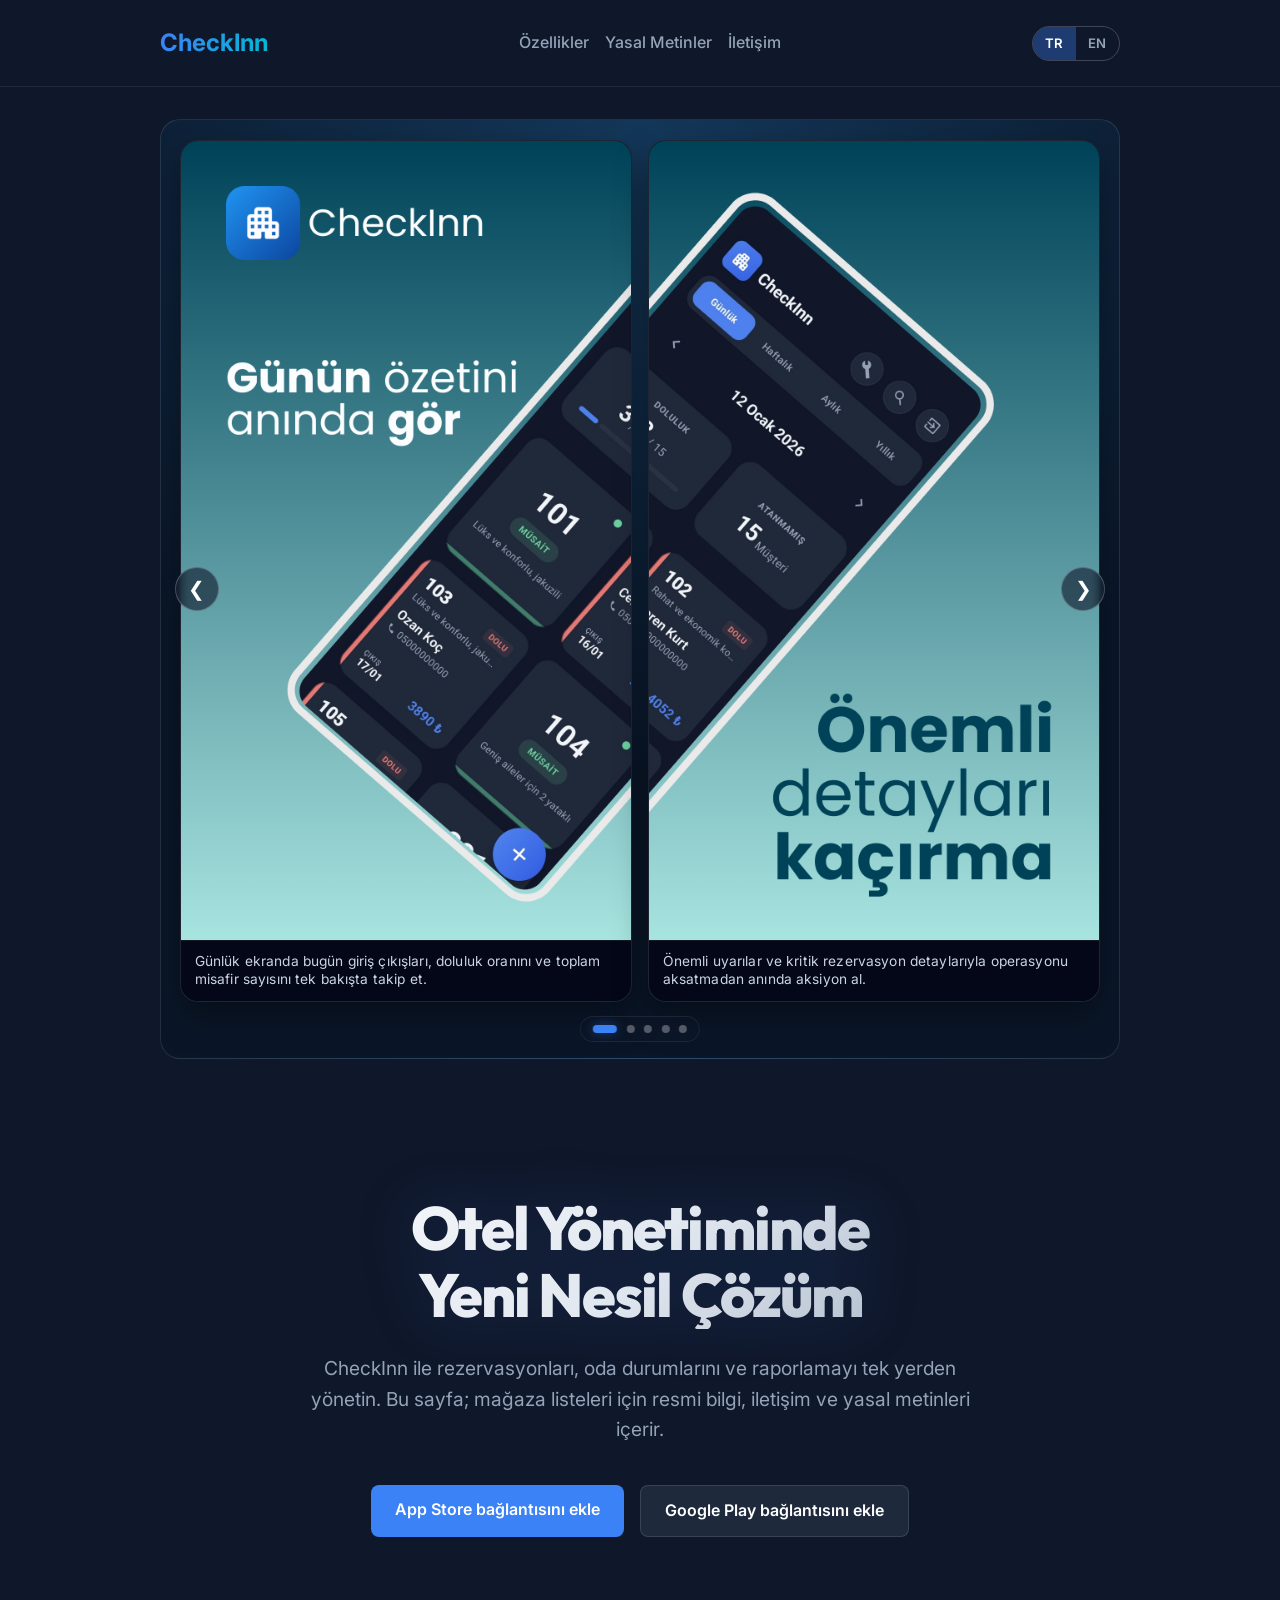
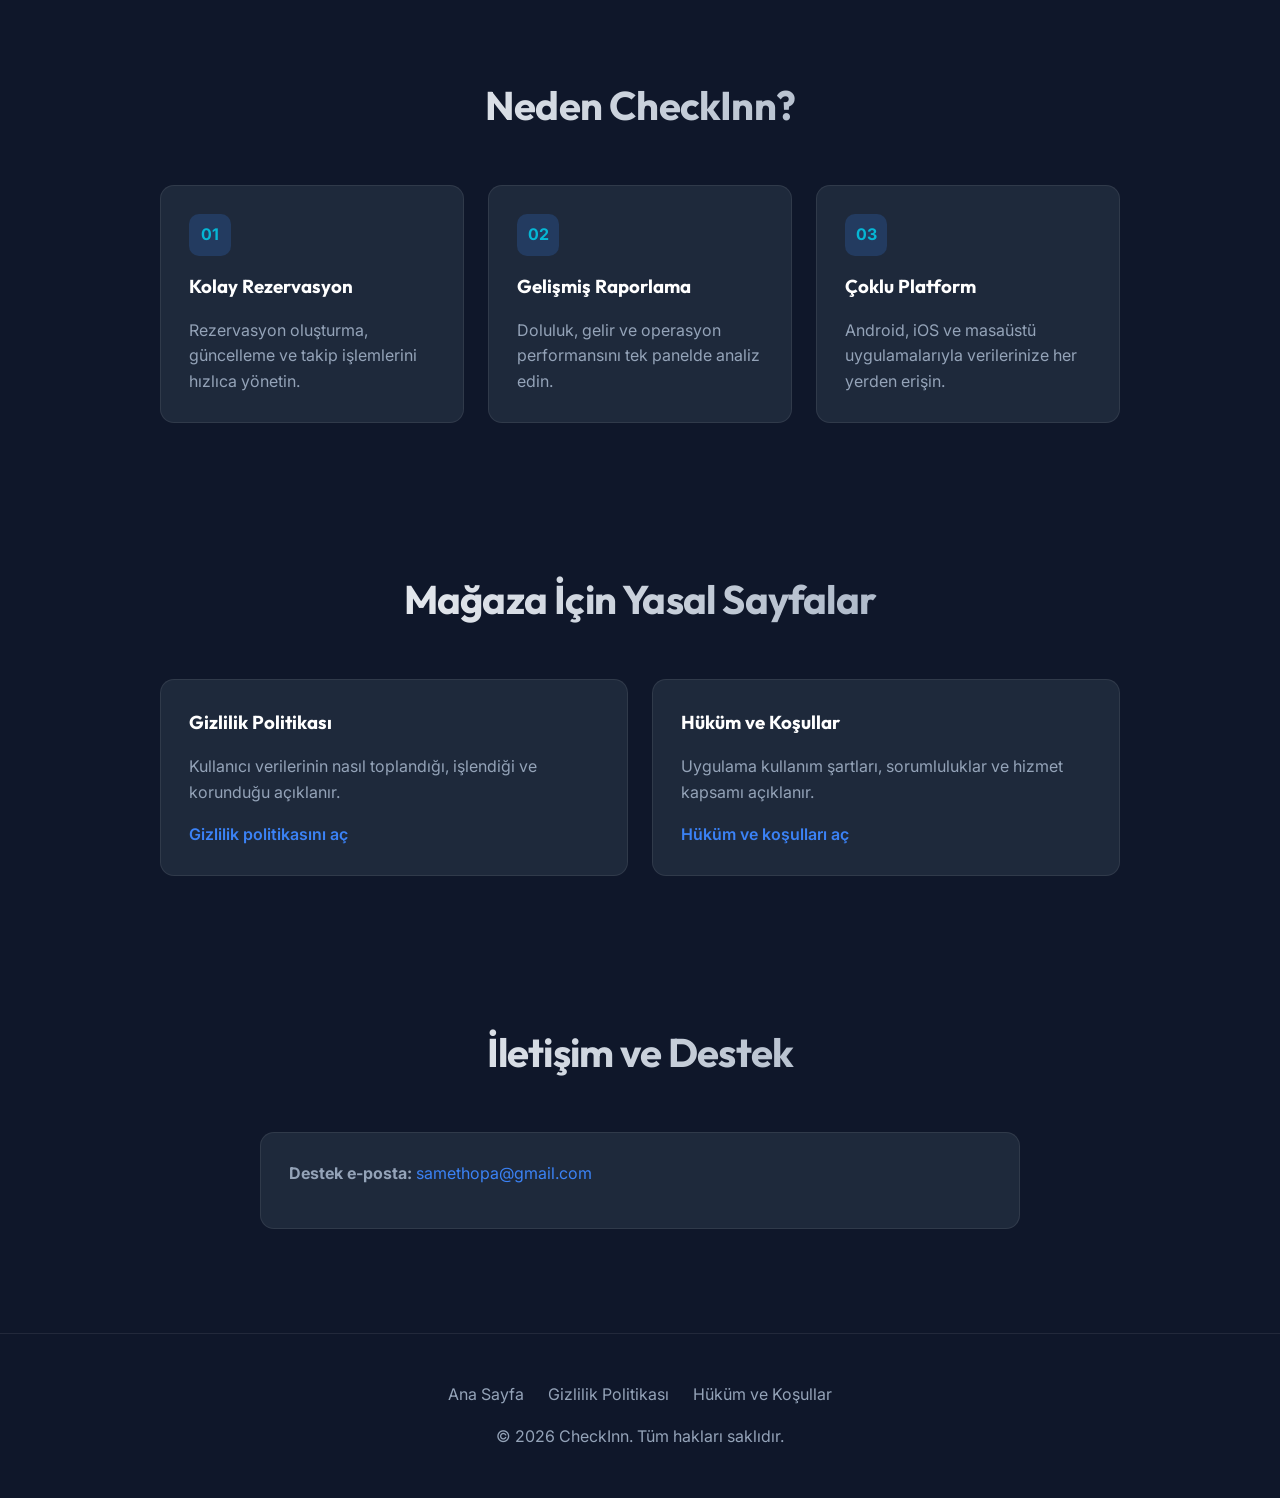
<file: index.html>
﻿<!DOCTYPE html>
<html lang="tr">
<head>
    <meta charset="UTF-8">
    <meta name="viewport" content="width=device-width, initial-scale=1.0">
    <title>CheckInn | Otel Yönetimi Bilgi Sitesi</title>
    <meta name="description" content="CheckInn uygulaması için resmi bilgi sitesi. Özellikler, destek iletişimi, gizlilik politikası ve hüküm ve koşullar burada yer alır.">
    <link rel="preconnect" href="https://fonts.googleapis.com">
    <link rel="preconnect" href="https://fonts.gstatic.com" crossorigin>
    <link href="https://fonts.googleapis.com/css2?family=Inter:wght@400;500;600&family=Outfit:wght@500;700&display=swap" rel="stylesheet">
    <link rel="stylesheet" href="style.css">
</head>
<body>
    <header>
        <div class="container">
            <nav>
                <a href="index.html" class="logo">CheckInn</a>
                <div class="nav-links">
                    <a href="#features">Özellikler</a>
                    <a href="#legal">Yasal Metinler</a>
                    <a href="#contact">İletişim</a>
                </div>
                <div class="lang-switch" aria-label="Dil seçimi">
                    <a href="index.html" class="lang-btn active" lang="tr">TR</a>
                    <a href="index-en.html" class="lang-btn" lang="en">EN</a>
                </div>
            </nav>
        </div>
    </header>

    <main>
        <section id="top-showcase" class="top-showcase" aria-label="Uygulama tanıtım görselleri">
            <div class="container">
                <div class="showcase-carousel" data-showcase-carousel data-interval="3500">
                    <div class="showcase-slide is-active">
                        <a class="showcase-shot" href="assets/screenshots/tr/1.png" target="_blank" rel="noopener" data-caption="Günlük ekranda bugün giriş çıkışları, doluluk oranını ve toplam misafir sayısını tek bakışta takip et.">
                            <img src="assets/screenshots/tr/1.png" alt="CheckInn günlük özet ekranı" loading="eager">
                        </a>
                        <a class="showcase-shot" href="assets/screenshots/tr/2.png" target="_blank" rel="noopener" data-caption="Önemli uyarılar ve kritik rezervasyon detaylarıyla operasyonu aksatmadan anında aksiyon al.">
                            <img src="assets/screenshots/tr/2.png" alt="Önemli detayları kaçırma ekranı" loading="eager">
                        </a>
                    </div>
                    <div class="showcase-slide">
                        <a class="showcase-shot" href="assets/screenshots/tr/3.png" target="_blank" rel="noopener" data-caption="Haftalık ve aylık görünümde oda bazlı müsaitlik doluluk planını renklerle kolayca yönet.">
                            <img src="assets/screenshots/tr/3.png" alt="Müsaitlik ve doluluk takibi ekranı" loading="lazy">
                        </a>
                        <a class="showcase-shot" href="assets/screenshots/tr/4.png" target="_blank" rel="noopener" data-caption="Yıllık özet ekranında ay ay gelir ve rezervasyon sayılarını karşılaştırıp sezon performansını ölç.">
                            <img src="assets/screenshots/tr/4.png" alt="Yıllık özet ekranı" loading="lazy">
                        </a>
                    </div>
                    <div class="showcase-slide">
                        <a class="showcase-shot" href="assets/screenshots/tr/5.png" target="_blank" rel="noopener" data-caption="Oda geçmişinde geçmiş, aktif ve gelecek konaklamaları listeleyip tüm kayıtları hızlıca incele.">
                            <img src="assets/screenshots/tr/5.png" alt="Kayıt geçmişi ekranı" loading="lazy">
                        </a>
                        <a class="showcase-shot" href="assets/screenshots/tr/6.png" target="_blank" rel="noopener" data-caption="Rezervasyon detayında misafir bilgileri, tarihler ve toplam tutarı gör; tek dokunuşla düzenle veya sil.">
                            <img src="assets/screenshots/tr/6.png" alt="Rezervasyon detay ekranı" loading="lazy">
                        </a>
                    </div>
                    <div class="showcase-slide">
                        <a class="showcase-shot" href="assets/screenshots/tr/7.png" target="_blank" rel="noopener" data-caption="Atanmamış rezervasyonları bir arada görerek bekleyen kayıtları öncelik sırasına göre hızla tamamla.">
                            <img src="assets/screenshots/tr/7.png" alt="Atanmamış rezervasyonlar ekranı" loading="lazy">
                        </a>
                        <a class="showcase-shot" href="assets/screenshots/tr/8.png" target="_blank" rel="noopener" data-caption="Uygun odaları anında seçip rezervasyona ata; oda çatışmalarını görerek hatasız yerleştirme yap.">
                            <img src="assets/screenshots/tr/8.png" alt="Oda seçimi tamamla ekranı" loading="lazy">
                        </a>
                    </div>
                    <div class="showcase-slide">
                        <a class="showcase-shot" href="assets/screenshots/tr/9.png" target="_blank" rel="noopener" data-caption="Dönemsel rezervasyon listesini Excel raporu olarak dışa aktar ve ekibinle kolayca paylaş.">
                            <img src="assets/screenshots/tr/9.png" alt="Rapor indirme ekranı" loading="lazy">
                        </a>
                        <a class="showcase-shot" href="assets/screenshots/tr/11.png" target="_blank" rel="noopener" data-caption="Dil ve para birimi seçenekleriyle uygulamayı farklı kullanıcı profilleri için hızlıca kişiselleştir.">
                            <img src="assets/screenshots/tr/11.png" alt="Dil ve para birimi seçenekleri ekranı" loading="lazy">
                        </a>
                    </div>
                    <button type="button" class="showcase-arrow showcase-arrow-prev" data-showcase-prev aria-label="Önceki slayt">
                        <span aria-hidden="true">&#10094;</span>
                    </button>
                    <button type="button" class="showcase-arrow showcase-arrow-next" data-showcase-next aria-label="Sonraki slayt">
                        <span aria-hidden="true">&#10095;</span>
                    </button>
                    <div class="showcase-dots" role="tablist" aria-label="Banner slaytları">
                        <button type="button" class="showcase-dot is-active" aria-label="1. slayt"></button>
                        <button type="button" class="showcase-dot" aria-label="2. slayt"></button>
                        <button type="button" class="showcase-dot" aria-label="3. slayt"></button>
                        <button type="button" class="showcase-dot" aria-label="4. slayt"></button>
                        <button type="button" class="showcase-dot" aria-label="5. slayt"></button>
                    </div>
                </div>
            </div>
        </section>

        <section class="hero">
            <div class="container">
                <h1>Otel Yönetiminde<br>Yeni Nesil Çözüm</h1>
                <p>
                    CheckInn ile rezervasyonları, oda durumlarını ve raporlamayı tek yerden yönetin.
                    Bu sayfa; mağaza listeleri için resmi bilgi, iletişim ve yasal metinleri içerir.
                </p>
                <div class="cta-buttons">
                    <a href="#" class="btn btn-primary">App Store bağlantısını ekle</a>
                    <a href="#" class="btn btn-secondary">Google Play bağlantısını ekle</a>
                </div>
            </div>
        </section>

        <section id="features" class="features">
            <div class="container">
                <h2 class="section-title">Neden CheckInn?</h2>
                <div class="features-grid">
                    <article class="feature-card">
                        <div class="feature-icon">01</div>
                        <h3>Kolay Rezervasyon</h3>
                        <p>Rezervasyon oluşturma, güncelleme ve takip işlemlerini hızlıca yönetin.</p>
                    </article>
                    <article class="feature-card">
                        <div class="feature-icon">02</div>
                        <h3>Gelişmiş Raporlama</h3>
                        <p>Doluluk, gelir ve operasyon performansını tek panelde analiz edin.</p>
                    </article>
                    <article class="feature-card">
                        <div class="feature-icon">03</div>
                        <h3>Çoklu Platform</h3>
                        <p>Android, iOS ve masaüstü uygulamalarıyla verilerinize her yerden erişin.</p>
                    </article>
                </div>
            </div>
        </section>

        <section id="legal" class="info-section">
            <div class="container">
                <h2 class="section-title">Mağaza İçin Yasal Sayfalar</h2>
                <div class="info-grid">
                    <article class="info-card">
                        <h3>Gizlilik Politikası</h3>
                        <p>Kullanıcı verilerinin nasıl toplandığı, işlendiği ve korunduğu açıklanır.</p>
                        <a href="privacy.html" class="text-link">Gizlilik politikasını aç</a>
                    </article>
                    <article class="info-card">
                        <h3>Hüküm ve Koşullar</h3>
                        <p>Uygulama kullanım şartları, sorumluluklar ve hizmet kapsamı açıklanır.</p>
                        <a href="terms.html" class="text-link">Hüküm ve koşulları aç</a>
                    </article>
                </div>
            </div>
        </section>

        <section id="contact" class="info-section">
            <div class="container">
                <h2 class="section-title">İletişim ve Destek</h2>
                <div class="info-card contact-card">
                    <ul class="contact-list">
                        <li><strong>Destek e-posta:</strong> <a href="mailto:samethopa@gmail.com">samethopa@gmail.com</a></li>
                    </ul>
                </div>
            </div>
        </section>
    </main>

    <footer>
        <div class="container">
            <div class="footer-links">
                <a href="index.html">Ana Sayfa</a>
                <a href="privacy.html">Gizlilik Politikası</a>
                <a href="terms.html">Hüküm ve Koşullar</a>
            </div>
            <p>&copy; 2026 CheckInn. Tüm hakları saklıdır.</p>
        </div>
    </footer>
    <script src="showcase.js"></script>
</body>
</html>
</file>
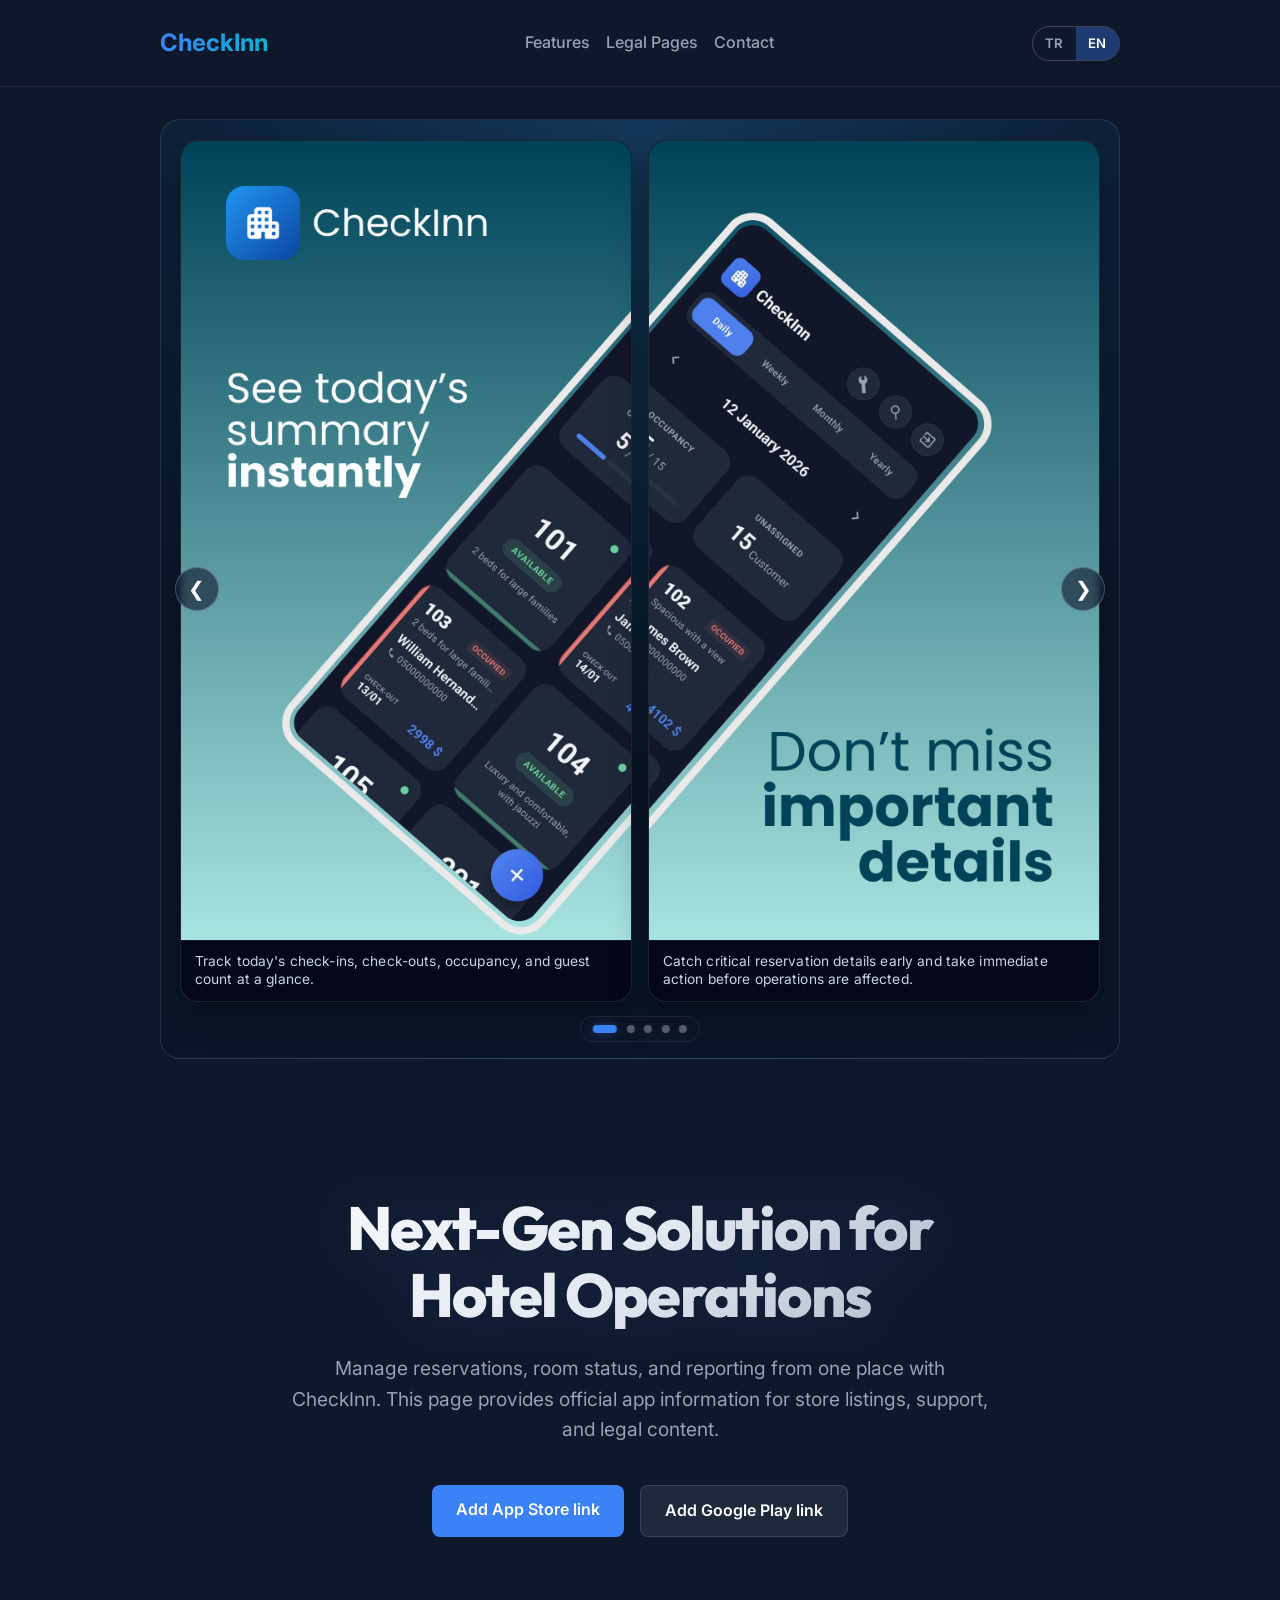
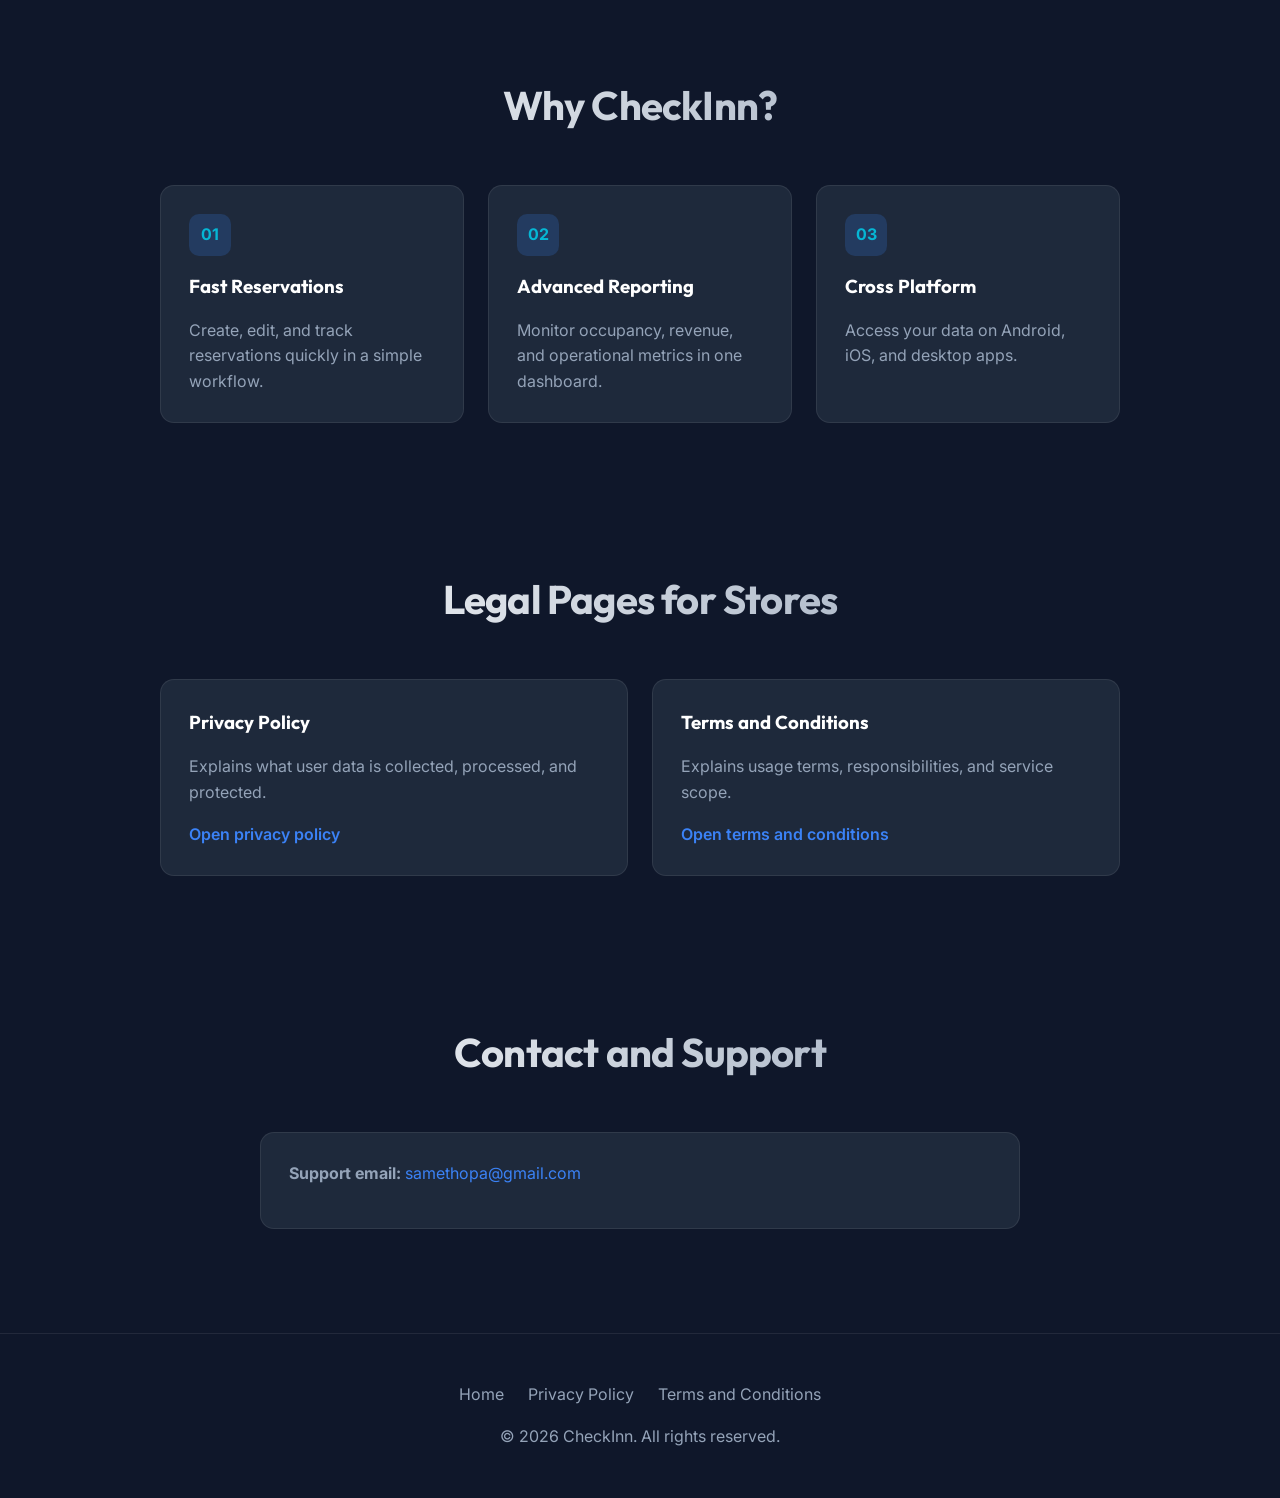
<file: index-en.html>
﻿<!DOCTYPE html>
<html lang="en">
<head>
    <meta charset="UTF-8">
    <meta name="viewport" content="width=device-width, initial-scale=1.0">
    <title>CheckInn | Hotel Management Info Site</title>
    <meta name="description" content="Official CheckInn app information website with features, contact details, privacy policy and terms.">
    <link rel="preconnect" href="https://fonts.googleapis.com">
    <link rel="preconnect" href="https://fonts.gstatic.com" crossorigin>
    <link href="https://fonts.googleapis.com/css2?family=Inter:wght@400;500;600&family=Outfit:wght@500;700&display=swap" rel="stylesheet">
    <link rel="stylesheet" href="style.css">
</head>
<body>
    <header>
        <div class="container">
            <nav>
                <a href="index-en.html" class="logo">CheckInn</a>
                <div class="nav-links">
                    <a href="#features">Features</a>
                    <a href="#legal">Legal Pages</a>
                    <a href="#contact">Contact</a>
                </div>
                <div class="lang-switch" aria-label="Language switch">
                    <a href="index.html" class="lang-btn" lang="tr">TR</a>
                    <a href="index-en.html" class="lang-btn active" lang="en">EN</a>
                </div>
            </nav>
        </div>
    </header>

    <main>
        <section id="top-showcase" class="top-showcase" aria-label="App preview screenshots">
            <div class="container">
                <div class="showcase-carousel" data-showcase-carousel data-interval="3500">
                    <div class="showcase-slide is-active">
                        <a class="showcase-shot" href="assets/screenshots/en/1.png" target="_blank" rel="noopener" data-caption="Track today's check-ins, check-outs, occupancy, and guest count at a glance.">
                            <img src="assets/screenshots/en/1.png" alt="CheckInn daily summary screen" loading="eager">
                        </a>
                        <a class="showcase-shot" href="assets/screenshots/en/2.png" target="_blank" rel="noopener" data-caption="Catch critical reservation details early and take immediate action before operations are affected.">
                            <img src="assets/screenshots/en/2.png" alt="Do not miss important details screen" loading="eager">
                        </a>
                    </div>
                    <div class="showcase-slide">
                        <a class="showcase-shot" href="assets/screenshots/en/3.png" target="_blank" rel="noopener" data-caption="Manage room availability and occupancy across daily, weekly, and monthly views with clear color coding.">
                            <img src="assets/screenshots/en/3.png" alt="Availability and occupancy screen" loading="lazy">
                        </a>
                        <a class="showcase-shot" href="assets/screenshots/en/4.png" target="_blank" rel="noopener" data-caption="Compare monthly revenue and reservation volume to measure seasonal performance in one annual summary.">
                            <img src="assets/screenshots/en/4.png" alt="Yearly summary screen" loading="lazy">
                        </a>
                    </div>
                    <div class="showcase-slide">
                        <a class="showcase-shot" href="assets/screenshots/en/5.png" target="_blank" rel="noopener" data-caption="Review past, active, and upcoming stays per room to keep every record under control.">
                            <img src="assets/screenshots/en/5.png" alt="Records history screen" loading="lazy">
                        </a>
                        <a class="showcase-shot" href="assets/screenshots/en/6.png" target="_blank" rel="noopener" data-caption="See guest details, stay dates, and total amount in one place, then edit or remove instantly.">
                            <img src="assets/screenshots/en/6.png" alt="Reservation details screen" loading="lazy">
                        </a>
                    </div>
                    <div class="showcase-slide">
                        <a class="showcase-shot" href="assets/screenshots/en/7.png" target="_blank" rel="noopener" data-caption="Collect all unassigned reservations in one queue and complete pending records by priority.">
                            <img src="assets/screenshots/en/7.png" alt="Unassigned reservations screen" loading="lazy">
                        </a>
                        <a class="showcase-shot" href="assets/screenshots/en/8.png" target="_blank" rel="noopener" data-caption="Assign the best available room in seconds and prevent conflicts while finalizing reservations.">
                            <img src="assets/screenshots/en/8.png" alt="Complete reservation with available room screen" loading="lazy">
                        </a>
                    </div>
                    <div class="showcase-slide">
                        <a class="showcase-shot" href="assets/screenshots/en/9.png" target="_blank" rel="noopener" data-caption="Export period-based reservation lists to Excel and share clear reports with your team.">
                            <img src="assets/screenshots/en/9.png" alt="Report export screen" loading="lazy">
                        </a>
                        <a class="showcase-shot" href="assets/screenshots/en/11.png" target="_blank" rel="noopener" data-caption="Switch language and currency quickly to adapt the app for different staff and guest profiles.">
                            <img src="assets/screenshots/en/11.png" alt="Language and currency selection screen" loading="lazy">
                        </a>
                    </div>
                    <button type="button" class="showcase-arrow showcase-arrow-prev" data-showcase-prev aria-label="Previous slide">
                        <span aria-hidden="true">&#10094;</span>
                    </button>
                    <button type="button" class="showcase-arrow showcase-arrow-next" data-showcase-next aria-label="Next slide">
                        <span aria-hidden="true">&#10095;</span>
                    </button>
                    <div class="showcase-dots" role="tablist" aria-label="Banner slides">
                        <button type="button" class="showcase-dot is-active" aria-label="Slide 1"></button>
                        <button type="button" class="showcase-dot" aria-label="Slide 2"></button>
                        <button type="button" class="showcase-dot" aria-label="Slide 3"></button>
                        <button type="button" class="showcase-dot" aria-label="Slide 4"></button>
                        <button type="button" class="showcase-dot" aria-label="Slide 5"></button>
                    </div>
                </div>
            </div>
        </section>

        <section class="hero">
            <div class="container">
                <h1>Next-Gen Solution for<br>Hotel Operations</h1>
                <p>
                    Manage reservations, room status, and reporting from one place with CheckInn.
                    This page provides official app information for store listings, support, and legal content.
                </p>
                <div class="cta-buttons">
                    <a href="#" class="btn btn-primary">Add App Store link</a>
                    <a href="#" class="btn btn-secondary">Add Google Play link</a>
                </div>
            </div>
        </section>

        <section id="features" class="features">
            <div class="container">
                <h2 class="section-title">Why CheckInn?</h2>
                <div class="features-grid">
                    <article class="feature-card">
                        <div class="feature-icon">01</div>
                        <h3>Fast Reservations</h3>
                        <p>Create, edit, and track reservations quickly in a simple workflow.</p>
                    </article>
                    <article class="feature-card">
                        <div class="feature-icon">02</div>
                        <h3>Advanced Reporting</h3>
                        <p>Monitor occupancy, revenue, and operational metrics in one dashboard.</p>
                    </article>
                    <article class="feature-card">
                        <div class="feature-icon">03</div>
                        <h3>Cross Platform</h3>
                        <p>Access your data on Android, iOS, and desktop apps.</p>
                    </article>
                </div>
            </div>
        </section>

        <section id="legal" class="info-section">
            <div class="container">
                <h2 class="section-title">Legal Pages for Stores</h2>
                <div class="info-grid">
                    <article class="info-card">
                        <h3>Privacy Policy</h3>
                        <p>Explains what user data is collected, processed, and protected.</p>
                        <a href="privacy-en.html" class="text-link">Open privacy policy</a>
                    </article>
                    <article class="info-card">
                        <h3>Terms and Conditions</h3>
                        <p>Explains usage terms, responsibilities, and service scope.</p>
                        <a href="terms-en.html" class="text-link">Open terms and conditions</a>
                    </article>
                </div>
            </div>
        </section>

        <section id="contact" class="info-section">
            <div class="container">
                <h2 class="section-title">Contact and Support</h2>
                <div class="info-card contact-card">
                    <ul class="contact-list">
                        <li><strong>Support email:</strong> <a href="mailto:samethopa@gmail.com">samethopa@gmail.com</a></li>
                    </ul>
                </div>
            </div>
        </section>
    </main>

    <footer>
        <div class="container">
            <div class="footer-links">
                <a href="index-en.html">Home</a>
                <a href="privacy-en.html">Privacy Policy</a>
                <a href="terms-en.html">Terms and Conditions</a>
            </div>
            <p>&copy; 2026 CheckInn. All rights reserved.</p>
        </div>
    </footer>
    <script src="showcase.js"></script>
</body>
</html>
</file>
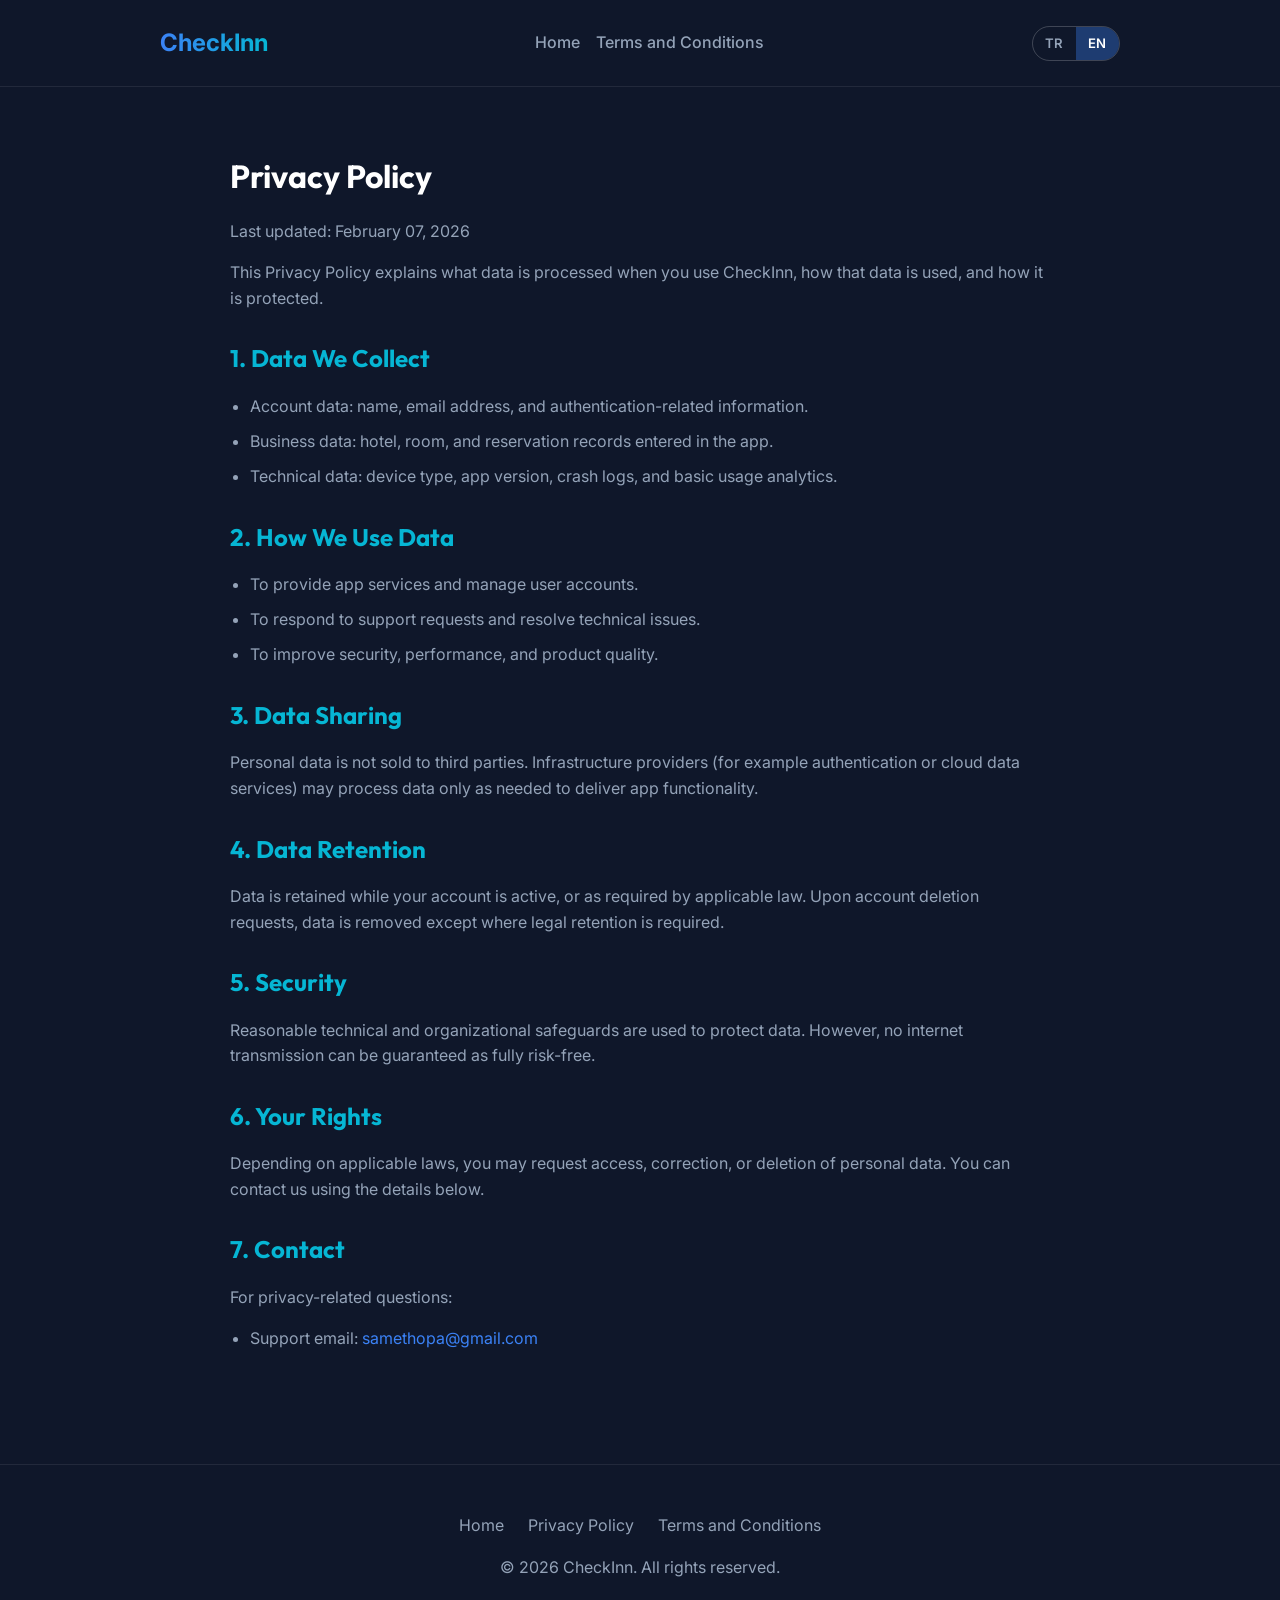
<file: privacy-en.html>
﻿<!DOCTYPE html>
<html lang="en">
<head>
    <meta charset="UTF-8">
    <meta name="viewport" content="width=device-width, initial-scale=1.0">
    <title>Privacy Policy | CheckInn</title>
    <meta name="description" content="CheckInn app privacy policy.">
    <link rel="preconnect" href="https://fonts.googleapis.com">
    <link rel="preconnect" href="https://fonts.gstatic.com" crossorigin>
    <link href="https://fonts.googleapis.com/css2?family=Inter:wght@400;500;600&family=Outfit:wght@500;700&display=swap" rel="stylesheet">
    <link rel="stylesheet" href="style.css">
</head>
<body>
    <header>
        <div class="container">
            <nav>
                <a href="index-en.html" class="logo">CheckInn</a>
                <div class="nav-links">
                    <a href="index-en.html">Home</a>
                    <a href="terms-en.html">Terms and Conditions</a>
                </div>
                <div class="lang-switch" aria-label="Language switch">
                    <a href="privacy.html" class="lang-btn" lang="tr">TR</a>
                    <a href="privacy-en.html" class="lang-btn active" lang="en">EN</a>
                </div>
            </nav>
        </div>
    </header>

    <main>
        <div class="container legal-content">
            <h1>Privacy Policy</h1>
            <p>Last updated: February 07, 2026</p>

            <p>
                This Privacy Policy explains what data is processed when you use CheckInn,
                how that data is used, and how it is protected.
            </p>

            <h2>1. Data We Collect</h2>
            <ul>
                <li>Account data: name, email address, and authentication-related information.</li>
                <li>Business data: hotel, room, and reservation records entered in the app.</li>
                <li>Technical data: device type, app version, crash logs, and basic usage analytics.</li>
            </ul>

            <h2>2. How We Use Data</h2>
            <ul>
                <li>To provide app services and manage user accounts.</li>
                <li>To respond to support requests and resolve technical issues.</li>
                <li>To improve security, performance, and product quality.</li>
            </ul>

            <h2>3. Data Sharing</h2>
            <p>
                Personal data is not sold to third parties.
                Infrastructure providers (for example authentication or cloud data services)
                may process data only as needed to deliver app functionality.
            </p>

            <h2>4. Data Retention</h2>
            <p>
                Data is retained while your account is active, or as required by applicable law.
                Upon account deletion requests, data is removed except where legal retention is required.
            </p>

            <h2>5. Security</h2>
            <p>
                Reasonable technical and organizational safeguards are used to protect data.
                However, no internet transmission can be guaranteed as fully risk-free.
            </p>

            <h2>6. Your Rights</h2>
            <p>
                Depending on applicable laws, you may request access, correction, or deletion of personal data.
                You can contact us using the details below.
            </p>

            <h2>7. Contact</h2>
            <p>For privacy-related questions:</p>
            <ul>
                <li>Support email: <a href="mailto:samethopa@gmail.com">samethopa@gmail.com</a></li>
            </ul>
        </div>
    </main>

    <footer>
        <div class="container">
            <div class="footer-links">
                <a href="index-en.html">Home</a>
                <a href="privacy-en.html">Privacy Policy</a>
                <a href="terms-en.html">Terms and Conditions</a>
            </div>
            <p>&copy; 2026 CheckInn. All rights reserved.</p>
        </div>
    </footer>
</body>
</html>
</file>
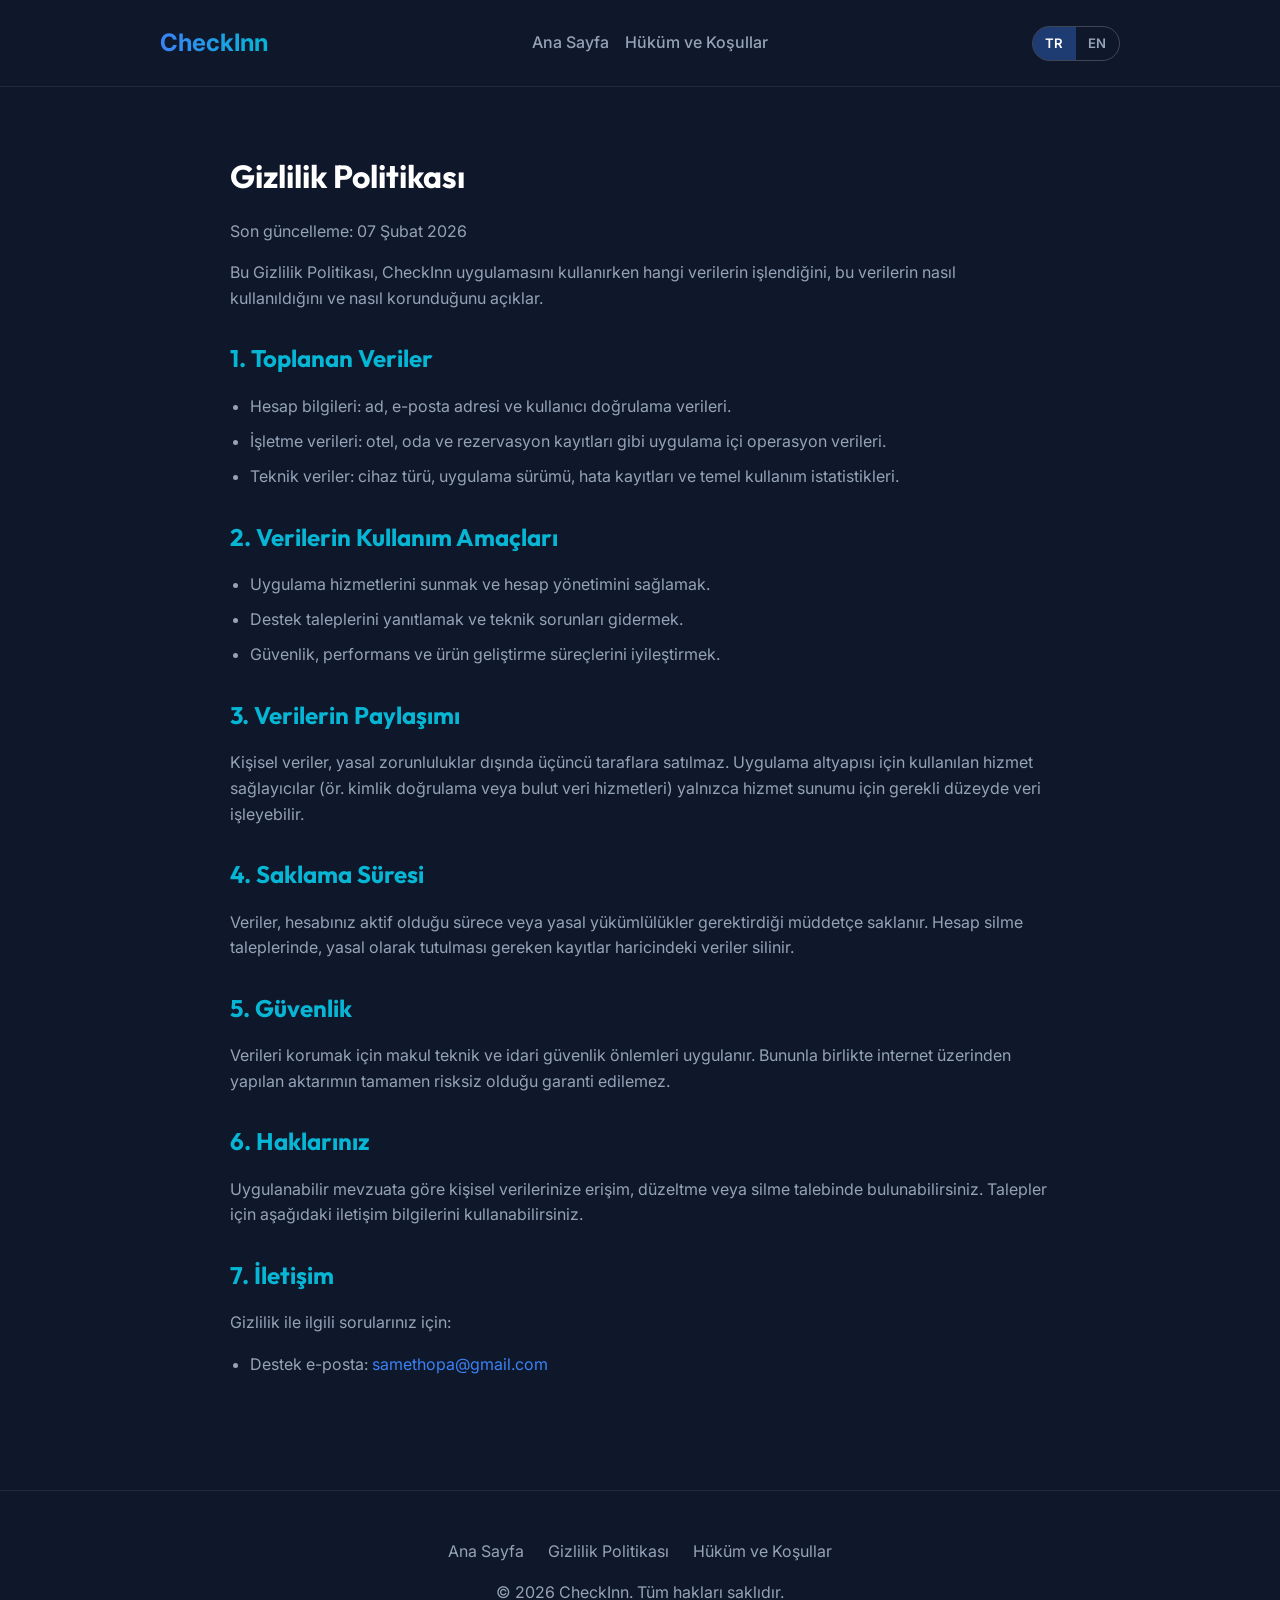
<file: privacy.html>
﻿<!DOCTYPE html>
<html lang="tr">
<head>
    <meta charset="UTF-8">
    <meta name="viewport" content="width=device-width, initial-scale=1.0">
    <title>Gizlilik Politikası | CheckInn</title>
    <meta name="description" content="CheckInn uygulaması gizlilik politikası.">
    <link rel="preconnect" href="https://fonts.googleapis.com">
    <link rel="preconnect" href="https://fonts.gstatic.com" crossorigin>
    <link href="https://fonts.googleapis.com/css2?family=Inter:wght@400;500;600&family=Outfit:wght@500;700&display=swap" rel="stylesheet">
    <link rel="stylesheet" href="style.css">
</head>
<body>
    <header>
        <div class="container">
            <nav>
                <a href="index.html" class="logo">CheckInn</a>
                <div class="nav-links">
                    <a href="index.html">Ana Sayfa</a>
                    <a href="terms.html">Hüküm ve Koşullar</a>
                </div>
                <div class="lang-switch" aria-label="Dil seçimi">
                    <a href="privacy.html" class="lang-btn active" lang="tr">TR</a>
                    <a href="privacy-en.html" class="lang-btn" lang="en">EN</a>
                </div>
            </nav>
        </div>
    </header>

    <main>
        <div class="container legal-content">
            <h1>Gizlilik Politikası</h1>
            <p>Son güncelleme: 07 Şubat 2026</p>

            <p>
                Bu Gizlilik Politikası, CheckInn uygulamasını kullanırken hangi verilerin işlendiğini,
                bu verilerin nasıl kullanıldığını ve nasıl korunduğunu açıklar.
            </p>

            <h2>1. Toplanan Veriler</h2>
            <ul>
                <li>Hesap bilgileri: ad, e-posta adresi ve kullanıcı doğrulama verileri.</li>
                <li>İşletme verileri: otel, oda ve rezervasyon kayıtları gibi uygulama içi operasyon verileri.</li>
                <li>Teknik veriler: cihaz türü, uygulama sürümü, hata kayıtları ve temel kullanım istatistikleri.</li>
            </ul>

            <h2>2. Verilerin Kullanım Amaçları</h2>
            <ul>
                <li>Uygulama hizmetlerini sunmak ve hesap yönetimini sağlamak.</li>
                <li>Destek taleplerini yanıtlamak ve teknik sorunları gidermek.</li>
                <li>Güvenlik, performans ve ürün geliştirme süreçlerini iyileştirmek.</li>
            </ul>

            <h2>3. Verilerin Paylaşımı</h2>
            <p>
                Kişisel veriler, yasal zorunluluklar dışında üçüncü taraflara satılmaz.
                Uygulama altyapısı için kullanılan hizmet sağlayıcılar (ör. kimlik doğrulama veya bulut veri hizmetleri)
                yalnızca hizmet sunumu için gerekli düzeyde veri işleyebilir.
            </p>

            <h2>4. Saklama Süresi</h2>
            <p>
                Veriler, hesabınız aktif olduğu sürece veya yasal yükümlülükler gerektirdiği müddetçe saklanır.
                Hesap silme taleplerinde, yasal olarak tutulması gereken kayıtlar haricindeki veriler silinir.
            </p>

            <h2>5. Güvenlik</h2>
            <p>
                Verileri korumak için makul teknik ve idari güvenlik önlemleri uygulanır.
                Bununla birlikte internet üzerinden yapılan aktarımın tamamen risksiz olduğu garanti edilemez.
            </p>

            <h2>6. Haklarınız</h2>
            <p>
                Uygulanabilir mevzuata göre kişisel verilerinize erişim, düzeltme veya silme talebinde bulunabilirsiniz.
                Talepler için aşağıdaki iletişim bilgilerini kullanabilirsiniz.
            </p>

            <h2>7. İletişim</h2>
            <p>Gizlilik ile ilgili sorularınız için:</p>
            <ul>
                <li>Destek e-posta: <a href="mailto:samethopa@gmail.com">samethopa@gmail.com</a></li>
            </ul>
        </div>
    </main>

    <footer>
        <div class="container">
            <div class="footer-links">
                <a href="index.html">Ana Sayfa</a>
                <a href="privacy.html">Gizlilik Politikası</a>
                <a href="terms.html">Hüküm ve Koşullar</a>
            </div>
            <p>&copy; 2026 CheckInn. Tüm hakları saklıdır.</p>
        </div>
    </footer>
</body>
</html>
</file>
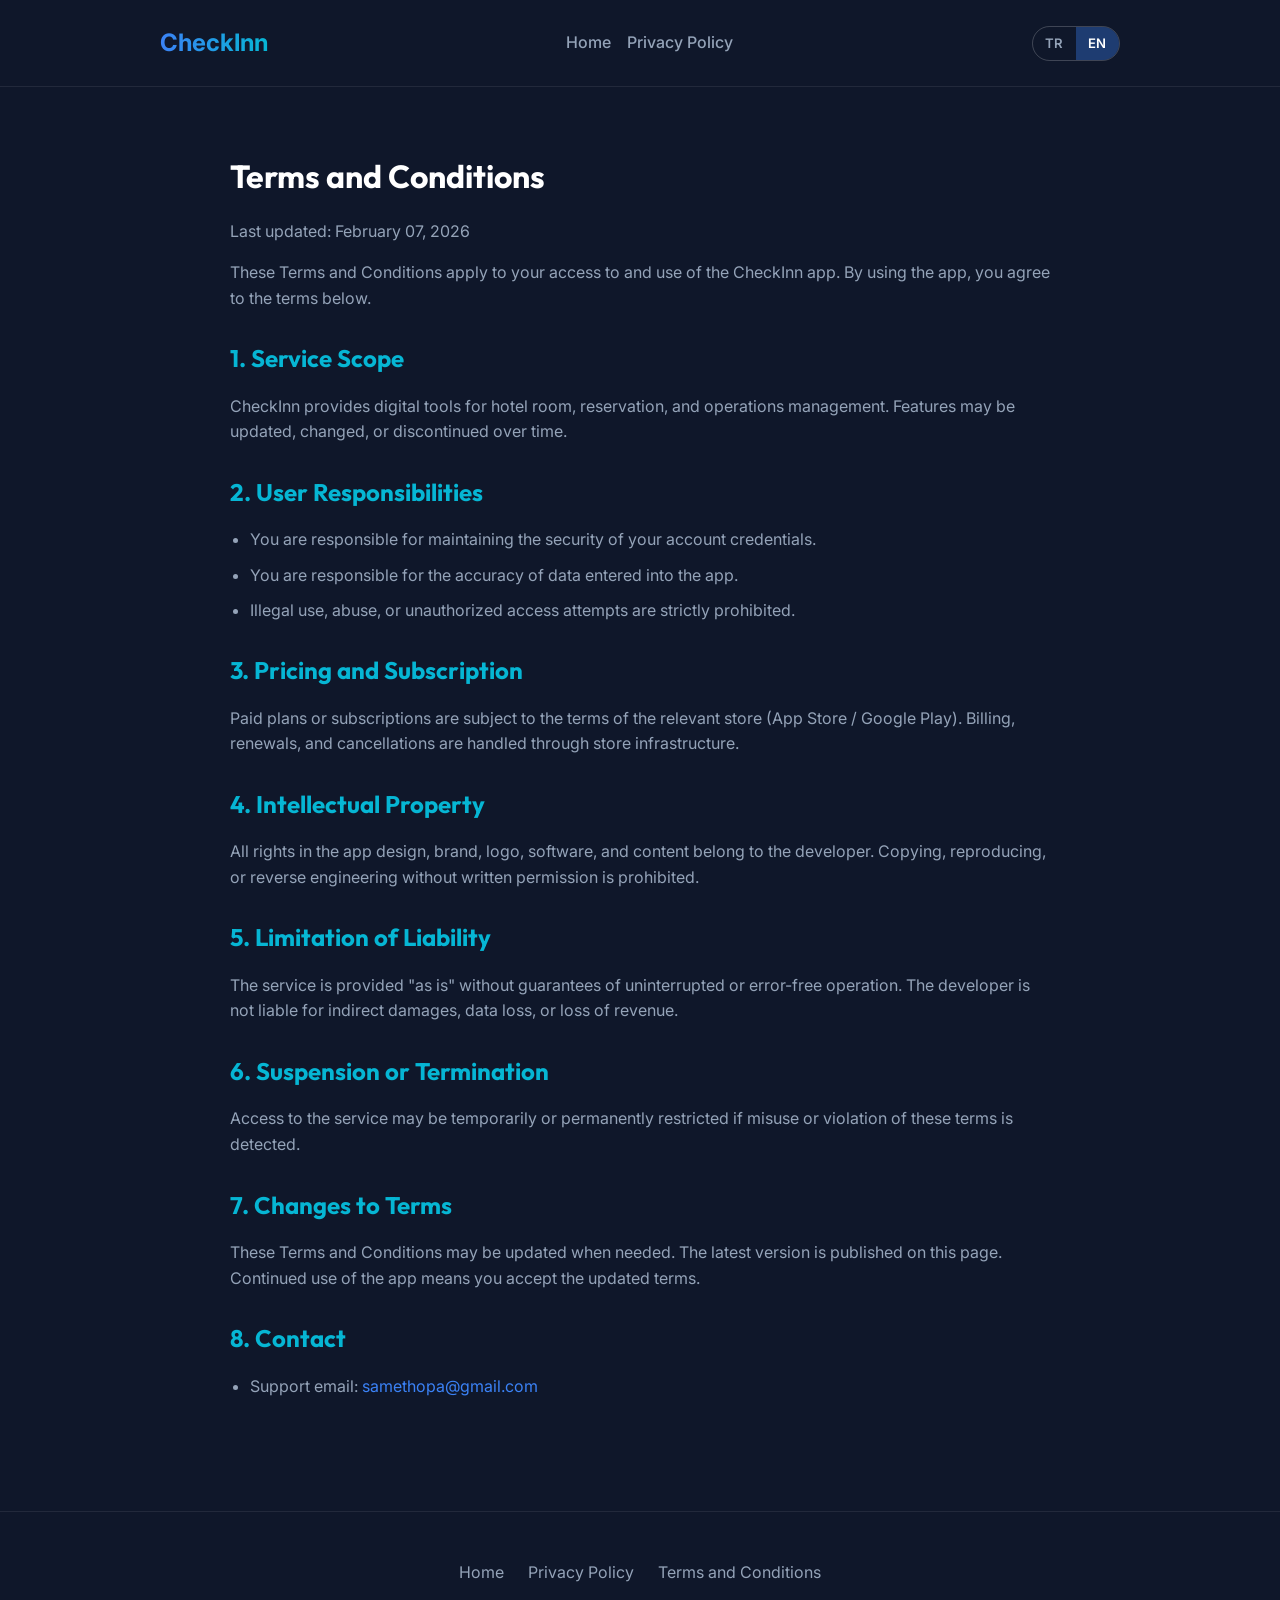
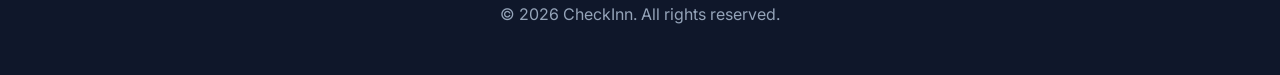
<file: terms-en.html>
﻿<!DOCTYPE html>
<html lang="en">
<head>
    <meta charset="UTF-8">
    <meta name="viewport" content="width=device-width, initial-scale=1.0">
    <title>Terms and Conditions | CheckInn</title>
    <meta name="description" content="CheckInn app terms and conditions.">
    <link rel="preconnect" href="https://fonts.googleapis.com">
    <link rel="preconnect" href="https://fonts.gstatic.com" crossorigin>
    <link href="https://fonts.googleapis.com/css2?family=Inter:wght@400;500;600&family=Outfit:wght@500;700&display=swap" rel="stylesheet">
    <link rel="stylesheet" href="style.css">
</head>
<body>
    <header>
        <div class="container">
            <nav>
                <a href="index-en.html" class="logo">CheckInn</a>
                <div class="nav-links">
                    <a href="index-en.html">Home</a>
                    <a href="privacy-en.html">Privacy Policy</a>
                </div>
                <div class="lang-switch" aria-label="Language switch">
                    <a href="terms.html" class="lang-btn" lang="tr">TR</a>
                    <a href="terms-en.html" class="lang-btn active" lang="en">EN</a>
                </div>
            </nav>
        </div>
    </header>

    <main>
        <div class="container legal-content">
            <h1>Terms and Conditions</h1>
            <p>Last updated: February 07, 2026</p>

            <p>
                These Terms and Conditions apply to your access to and use of the CheckInn app.
                By using the app, you agree to the terms below.
            </p>

            <h2>1. Service Scope</h2>
            <p>
                CheckInn provides digital tools for hotel room, reservation, and operations management.
                Features may be updated, changed, or discontinued over time.
            </p>

            <h2>2. User Responsibilities</h2>
            <ul>
                <li>You are responsible for maintaining the security of your account credentials.</li>
                <li>You are responsible for the accuracy of data entered into the app.</li>
                <li>Illegal use, abuse, or unauthorized access attempts are strictly prohibited.</li>
            </ul>

            <h2>3. Pricing and Subscription</h2>
            <p>
                Paid plans or subscriptions are subject to the terms of the relevant store (App Store / Google Play).
                Billing, renewals, and cancellations are handled through store infrastructure.
            </p>

            <h2>4. Intellectual Property</h2>
            <p>
                All rights in the app design, brand, logo, software, and content belong to the developer.
                Copying, reproducing, or reverse engineering without written permission is prohibited.
            </p>

            <h2>5. Limitation of Liability</h2>
            <p>
                The service is provided "as is" without guarantees of uninterrupted or error-free operation.
                The developer is not liable for indirect damages, data loss, or loss of revenue.
            </p>

            <h2>6. Suspension or Termination</h2>
            <p>
                Access to the service may be temporarily or permanently restricted if misuse or violation of these terms is detected.
            </p>

            <h2>7. Changes to Terms</h2>
            <p>
                These Terms and Conditions may be updated when needed. The latest version is published on this page.
                Continued use of the app means you accept the updated terms.
            </p>

            <h2>8. Contact</h2>
            <ul>
                <li>Support email: <a href="mailto:samethopa@gmail.com">samethopa@gmail.com</a></li>
            </ul>
        </div>
    </main>

    <footer>
        <div class="container">
            <div class="footer-links">
                <a href="index-en.html">Home</a>
                <a href="privacy-en.html">Privacy Policy</a>
                <a href="terms-en.html">Terms and Conditions</a>
            </div>
            <p>&copy; 2026 CheckInn. All rights reserved.</p>
        </div>
    </footer>
</body>
</html>
</file>
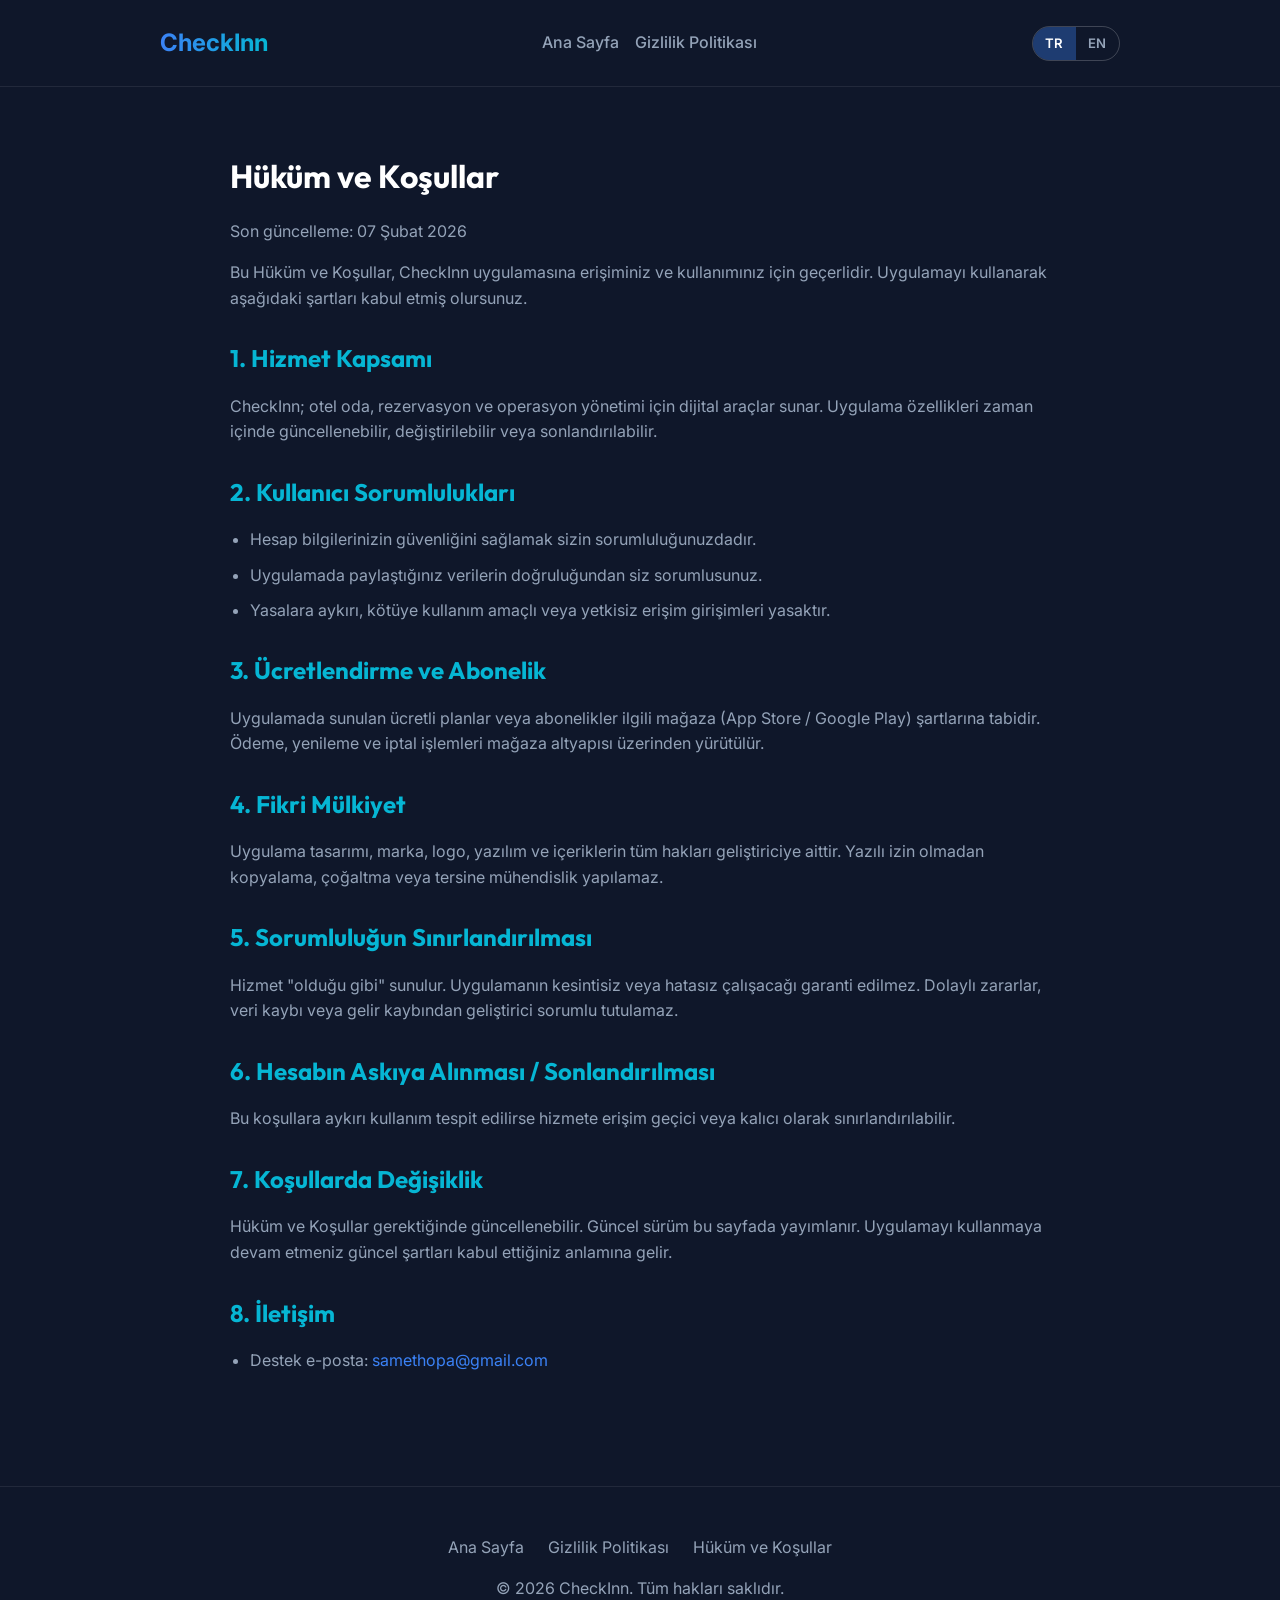
<file: terms.html>
﻿<!DOCTYPE html>
<html lang="tr">
<head>
    <meta charset="UTF-8">
    <meta name="viewport" content="width=device-width, initial-scale=1.0">
    <title>Hüküm ve Koşullar | CheckInn</title>
    <meta name="description" content="CheckInn uygulaması hüküm ve koşulları.">
    <link rel="preconnect" href="https://fonts.googleapis.com">
    <link rel="preconnect" href="https://fonts.gstatic.com" crossorigin>
    <link href="https://fonts.googleapis.com/css2?family=Inter:wght@400;500;600&family=Outfit:wght@500;700&display=swap" rel="stylesheet">
    <link rel="stylesheet" href="style.css">
</head>
<body>
    <header>
        <div class="container">
            <nav>
                <a href="index.html" class="logo">CheckInn</a>
                <div class="nav-links">
                    <a href="index.html">Ana Sayfa</a>
                    <a href="privacy.html">Gizlilik Politikası</a>
                </div>
                <div class="lang-switch" aria-label="Dil seçimi">
                    <a href="terms.html" class="lang-btn active" lang="tr">TR</a>
                    <a href="terms-en.html" class="lang-btn" lang="en">EN</a>
                </div>
            </nav>
        </div>
    </header>

    <main>
        <div class="container legal-content">
            <h1>Hüküm ve Koşullar</h1>
            <p>Son güncelleme: 07 Şubat 2026</p>

            <p>
                Bu Hüküm ve Koşullar, CheckInn uygulamasına erişiminiz ve kullanımınız için geçerlidir.
                Uygulamayı kullanarak aşağıdaki şartları kabul etmiş olursunuz.
            </p>

            <h2>1. Hizmet Kapsamı</h2>
            <p>
                CheckInn; otel oda, rezervasyon ve operasyon yönetimi için dijital araçlar sunar.
                Uygulama özellikleri zaman içinde güncellenebilir, değiştirilebilir veya sonlandırılabilir.
            </p>

            <h2>2. Kullanıcı Sorumlulukları</h2>
            <ul>
                <li>Hesap bilgilerinizin güvenliğini sağlamak sizin sorumluluğunuzdadır.</li>
                <li>Uygulamada paylaştığınız verilerin doğruluğundan siz sorumlusunuz.</li>
                <li>Yasalara aykırı, kötüye kullanım amaçlı veya yetkisiz erişim girişimleri yasaktır.</li>
            </ul>

            <h2>3. Ücretlendirme ve Abonelik</h2>
            <p>
                Uygulamada sunulan ücretli planlar veya abonelikler ilgili mağaza (App Store / Google Play)
                şartlarına tabidir. Ödeme, yenileme ve iptal işlemleri mağaza altyapısı üzerinden yürütülür.
            </p>

            <h2>4. Fikri Mülkiyet</h2>
            <p>
                Uygulama tasarımı, marka, logo, yazılım ve içeriklerin tüm hakları geliştiriciye aittir.
                Yazılı izin olmadan kopyalama, çoğaltma veya tersine mühendislik yapılamaz.
            </p>

            <h2>5. Sorumluluğun Sınırlandırılması</h2>
            <p>
                Hizmet "olduğu gibi" sunulur. Uygulamanın kesintisiz veya hatasız çalışacağı garanti edilmez.
                Dolaylı zararlar, veri kaybı veya gelir kaybından geliştirici sorumlu tutulamaz.
            </p>

            <h2>6. Hesabın Askıya Alınması / Sonlandırılması</h2>
            <p>
                Bu koşullara aykırı kullanım tespit edilirse hizmete erişim geçici veya kalıcı olarak
                sınırlandırılabilir.
            </p>

            <h2>7. Koşullarda Değişiklik</h2>
            <p>
                Hüküm ve Koşullar gerektiğinde güncellenebilir. Güncel sürüm bu sayfada yayımlanır.
                Uygulamayı kullanmaya devam etmeniz güncel şartları kabul ettiğiniz anlamına gelir.
            </p>

            <h2>8. İletişim</h2>
            <ul>
                <li>Destek e-posta: <a href="mailto:samethopa@gmail.com">samethopa@gmail.com</a></li>
            </ul>
        </div>
    </main>

    <footer>
        <div class="container">
            <div class="footer-links">
                <a href="index.html">Ana Sayfa</a>
                <a href="privacy.html">Gizlilik Politikası</a>
                <a href="terms.html">Hüküm ve Koşullar</a>
            </div>
            <p>&copy; 2026 CheckInn. Tüm hakları saklıdır.</p>
        </div>
    </footer>
</body>
</html>
</file>
<file: style.css>
﻿:root {
    --bg-color: #0f172a;
    --text-color: #f1f5f9;
    --primary-color: #3b82f6;
    --secondary-color: #1e293b;
    --accent-color: #06b6d4;
    --text-muted: #94a3b8;
    --card-bg: #1e293b;
    --container-width: 1000px;
    --font-heading: 'Outfit', sans-serif;
    --font-body: 'Inter', sans-serif;
}

* {
    box-sizing: border-box;
    margin: 0;
    padding: 0;
}

body {
    background-color: var(--bg-color);
    color: var(--text-color);
    font-family: var(--font-body);
    line-height: 1.6;
    -webkit-font-smoothing: antialiased;
}

h1,
h2,
h3,
h4,
h5,
h6 {
    font-family: var(--font-heading);
    color: #fff;
    margin-bottom: 1rem;
}

a {
    color: var(--primary-color);
    text-decoration: none;
    transition: color 0.25s ease;
}

a:hover {
    color: var(--accent-color);
}

.container {
    max-width: var(--container-width);
    margin: 0 auto;
    padding: 0 20px;
}

.section-title {
    text-align: center;
    margin-bottom: 3rem;
    font-size: 2.5rem;
    font-weight: 700;
    letter-spacing: -0.02em;
    background: linear-gradient(to right, #fff, #94a3b8);
    -webkit-background-clip: text;
    -webkit-text-fill-color: transparent;
}

header {
    padding: 1.5rem 0;
    border-bottom: 1px solid rgba(255, 255, 255, 0.08);
}

nav {
    display: flex;
    justify-content: space-between;
    align-items: center;
    gap: 1rem;
    flex-wrap: wrap;
}

.logo {
    font-size: 1.5rem;
    font-weight: 700;
    background: linear-gradient(to right, var(--primary-color), var(--accent-color));
    -webkit-background-clip: text;
    -webkit-text-fill-color: transparent;
}

.nav-links {
    display: flex;
    gap: 1rem;
    flex-wrap: wrap;
}

.nav-links a {
    color: var(--text-muted);
    font-weight: 500;
}

.nav-links a:hover {
    color: #fff;
}

.lang-switch {
    display: inline-flex;
    border: 1px solid rgba(255, 255, 255, 0.2);
    border-radius: 999px;
    overflow: hidden;
}

.lang-btn {
    padding: 6px 12px;
    font-size: 0.82rem;
    font-weight: 600;
    letter-spacing: 0.04em;
    color: var(--text-muted);
    background: transparent;
}

.lang-btn:hover {
    color: #fff;
    background: rgba(148, 163, 184, 0.14);
}

.lang-btn.active {
    background: rgba(59, 130, 246, 0.35);
    color: #fff;
}

.hero {
    text-align: center;
    padding: 7rem 0 4rem;
}

.top-showcase {
    padding: 2rem 0 1.5rem;
}

.showcase-carousel {
    display: grid;
    position: relative;
    border-radius: 20px;
    border: 1px solid rgba(255, 255, 255, 0.1);
    background: radial-gradient(circle at top, #14385a 0%, #0a1628 65%);
    overflow: hidden;
    min-height: 560px;
    touch-action: pan-y;
    cursor: grab;
}

.showcase-carousel:active {
    cursor: grabbing;
}

.showcase-slide {
    display: grid;
    grid-area: 1 / 1;
    margin: 0;
    padding: 1.2rem 1.2rem 3.5rem;
    grid-template-columns: repeat(2, minmax(0, 1fr));
    gap: 1rem;
    align-items: center;

    opacity: 0;
    visibility: hidden;
    transform: scale(0.95);
    transition: opacity 0.8s cubic-bezier(0.22, 1, 0.36, 1),
        transform 0.8s cubic-bezier(0.22, 1, 0.36, 1),
        visibility 0.8s step-end;
    z-index: 1;
}

.showcase-slide.is-active {
    opacity: 1;
    visibility: visible;
    transform: scale(1);
    z-index: 2;
    transition: opacity 0.8s cubic-bezier(0.22, 1, 0.36, 1),
        transform 0.8s cubic-bezier(0.22, 1, 0.36, 1),
        visibility 0s linear;
}

.showcase-shot {
    display: flex;
    flex-direction: column;
    border-radius: 18px;
    overflow: hidden;
    border: 1px solid rgba(255, 255, 255, 0.08);
    background: #0b1220;
    box-shadow: 0 16px 34px rgba(0, 0, 0, 0.35);
    transition: transform 0.2s ease, border-color 0.2s ease;
    pointer-events: none;
    cursor: default;
}

.showcase-shot:hover {
    transform: translateY(-3px);
    border-color: rgba(59, 130, 246, 0.6);
}

.showcase-shot img {
    width: 100%;
    height: auto;
    display: block;
}

.showcase-caption {
    display: flex;
    align-items: flex-start;
    padding: 0.65rem 0.85rem 0.75rem;
    font-size: 0.86rem;
    line-height: 1.35;
    color: #cbd5e1;
    background: rgba(2, 6, 23, 0.82);
    border-top: 1px solid rgba(255, 255, 255, 0.08);
    letter-spacing: 0.01em;
}

.showcase-arrow {
    position: absolute;
    top: 50%;
    width: 44px;
    height: 44px;
    border: 1px solid rgba(255, 255, 255, 0.22);
    border-radius: 999px;
    background: rgba(15, 23, 42, 0.6);
    color: #fff;
    display: grid;
    place-items: center;
    transform: translateY(-50%);
    cursor: pointer;
    z-index: 12;
    transition: background-color 0.2s ease, border-color 0.2s ease, transform 0.2s ease;
    backdrop-filter: blur(4px);
    -webkit-backdrop-filter: blur(4px);
}

.showcase-arrow span {
    font-size: 1.22rem;
    line-height: 1;
}

.showcase-arrow:hover {
    background: rgba(59, 130, 246, 0.35);
    border-color: rgba(96, 165, 250, 0.9);
}

.showcase-arrow:focus-visible {
    outline: 2px solid rgba(125, 211, 252, 0.9);
    outline-offset: 2px;
}

.showcase-arrow-prev {
    left: 0.85rem;
}

.showcase-arrow-next {
    right: 0.85rem;
}

.showcase-dots {
    position: absolute;
    left: 50%;
    bottom: 1rem;
    transform: translateX(-50%);
    display: flex;
    gap: 0.6rem;
    padding: 0.5rem 0.75rem;
    background: rgba(15, 23, 42, 0.4);
    backdrop-filter: blur(4px);
    -webkit-backdrop-filter: blur(4px);
    border-radius: 100px;
    border: 1px solid rgba(255, 255, 255, 0.08);
    z-index: 10;
}

.showcase-dot {
    width: 8px;
    height: 8px;
    border: 0;
    border-radius: 999px;
    background: rgba(255, 255, 255, 0.3);
    cursor: pointer;
    transition: all 0.4s cubic-bezier(0.25, 1, 0.5, 1);
}

.showcase-dot:hover {
    background: rgba(255, 255, 255, 0.7);
}

.showcase-dot.is-active {
    width: 24px;
    background: var(--primary-color);
    box-shadow: 0 0 12px rgba(59, 130, 246, 0.4);
}

.hero h1 {
    font-size: 3.8rem;
    line-height: 1.1;
    margin-bottom: 1.5rem;
    font-weight: 800;
    letter-spacing: -0.03em;
    background: linear-gradient(135deg, #ffffff 0%, #e2e8f0 50%, #94a3b8 100%);
    -webkit-background-clip: text;
    -webkit-text-fill-color: transparent;
    filter: drop-shadow(0 0 30px rgba(59, 130, 246, 0.2));
}

.hero p {
    font-size: 1.2rem;
    color: var(--text-muted);
    max-width: 700px;
    margin: 0 auto 2.5rem;
}

.cta-buttons {
    display: flex;
    justify-content: center;
    gap: 1rem;
    flex-wrap: wrap;
}

.btn {
    display: inline-block;
    padding: 12px 24px;
    border-radius: 8px;
    font-weight: 600;
    transition: transform 0.2s ease, box-shadow 0.2s ease, background-color 0.2s ease;
}

.btn-primary {
    background: var(--primary-color);
    color: white;
}

.btn-primary:hover {
    transform: translateY(-2px);
    box-shadow: 0 4px 20px rgba(59, 130, 246, 0.4);
}

.btn-secondary {
    background: var(--card-bg);
    color: white;
    border: 1px solid rgba(255, 255, 255, 0.12);
}

.btn-secondary:hover {
    background: #334155;
}

.features,
.info-section {
    padding: 4.5rem 0;
}

.features-grid,
.info-grid {
    display: grid;
    grid-template-columns: repeat(auto-fit, minmax(260px, 1fr));
    gap: 1.5rem;
    margin-top: 2rem;
}

.feature-card,
.info-card {
    background: var(--card-bg);
    padding: 1.75rem;
    border-radius: 14px;
    border: 1px solid rgba(255, 255, 255, 0.08);
    transition: transform 0.25s ease, border-color 0.25s ease;
}

.feature-card:hover,
.info-card:hover {
    transform: translateY(-4px);
    border-color: var(--primary-color);
}

.feature-icon {
    width: 42px;
    height: 42px;
    border-radius: 10px;
    background: rgba(59, 130, 246, 0.2);
    color: var(--accent-color);
    display: inline-flex;
    align-items: center;
    justify-content: center;
    font-weight: 700;
    margin-bottom: 1rem;
}

.info-card p,
.feature-card p {
    color: var(--text-muted);
}

.text-link {
    display: inline-block;
    margin-top: 1rem;
    font-weight: 600;
}

.screenshots-intro {
    max-width: 760px;
    margin: 0 auto;
    text-align: center;
    color: var(--text-muted);
}

.screenshot-grid {
    margin-top: 2rem;
    display: grid;
    grid-template-columns: repeat(auto-fit, minmax(220px, 1fr));
    gap: 1.25rem;
}

.screenshot-card {
    background: var(--card-bg);
    border: 1px solid rgba(255, 255, 255, 0.08);
    border-radius: 14px;
    overflow: hidden;
    transition: transform 0.25s ease, border-color 0.25s ease;
}

.screenshot-card:hover {
    transform: translateY(-4px);
    border-color: var(--primary-color);
}

.screenshot-card img {
    width: 100%;
    height: auto;
    display: block;
    background: #0b1220;
}

.screenshot-card figcaption {
    padding: 0.9rem 1rem 1rem;
    color: var(--text-muted);
    font-size: 0.94rem;
}

.contact-card {
    max-width: 760px;
    margin: 0 auto;
}

.contact-list {
    list-style: none;
    margin: 0;
    padding: 0;
}

.contact-list li {
    margin-bottom: 0.85rem;
    color: var(--text-muted);
}

.note {
    margin-top: 1.2rem;
    color: #cbd5e1;
    font-size: 0.95rem;
}

.legal-content {
    padding: 4rem 0;
    max-width: 820px;
    margin: 0 auto;
}

.legal-content h2 {
    margin-top: 1.75rem;
    color: var(--accent-color);
}

.legal-content p,
.legal-content ul {
    margin-bottom: 1rem;
    color: var(--text-muted);
}

.legal-content ul {
    padding-left: 1.25rem;
}

.legal-content li {
    margin-bottom: 0.6rem;
}

footer {
    padding: 3rem 0;
    margin-top: 2rem;
    border-top: 1px solid rgba(255, 255, 255, 0.08);
    text-align: center;
    color: var(--text-muted);
}

.footer-links {
    margin-bottom: 1rem;
}

.footer-links a {
    margin: 0 10px;
    color: var(--text-muted);
}

.footer-links a:hover {
    color: var(--primary-color);
}

@media (max-width: 768px) {
    .top-showcase {
        padding-top: 1.2rem;
    }

    .showcase-carousel {
        min-height: 430px;
    }

    .showcase-slide {
        min-height: 430px;
        padding: 0.9rem 0.9rem 3rem;
        gap: 0.65rem;
    }

    .showcase-arrow {
        width: 38px;
        height: 38px;
    }

    .showcase-arrow-prev {
        left: 0.55rem;
    }

    .showcase-arrow-next {
        right: 0.55rem;
    }

    .hero {
        padding-top: 5rem;
    }

    .hero h1 {
        font-size: 2.4rem;
    }

    nav {
        flex-direction: column;
        align-items: flex-start;
    }

    .nav-links {
        flex-wrap: wrap;
    }
}
</file>
